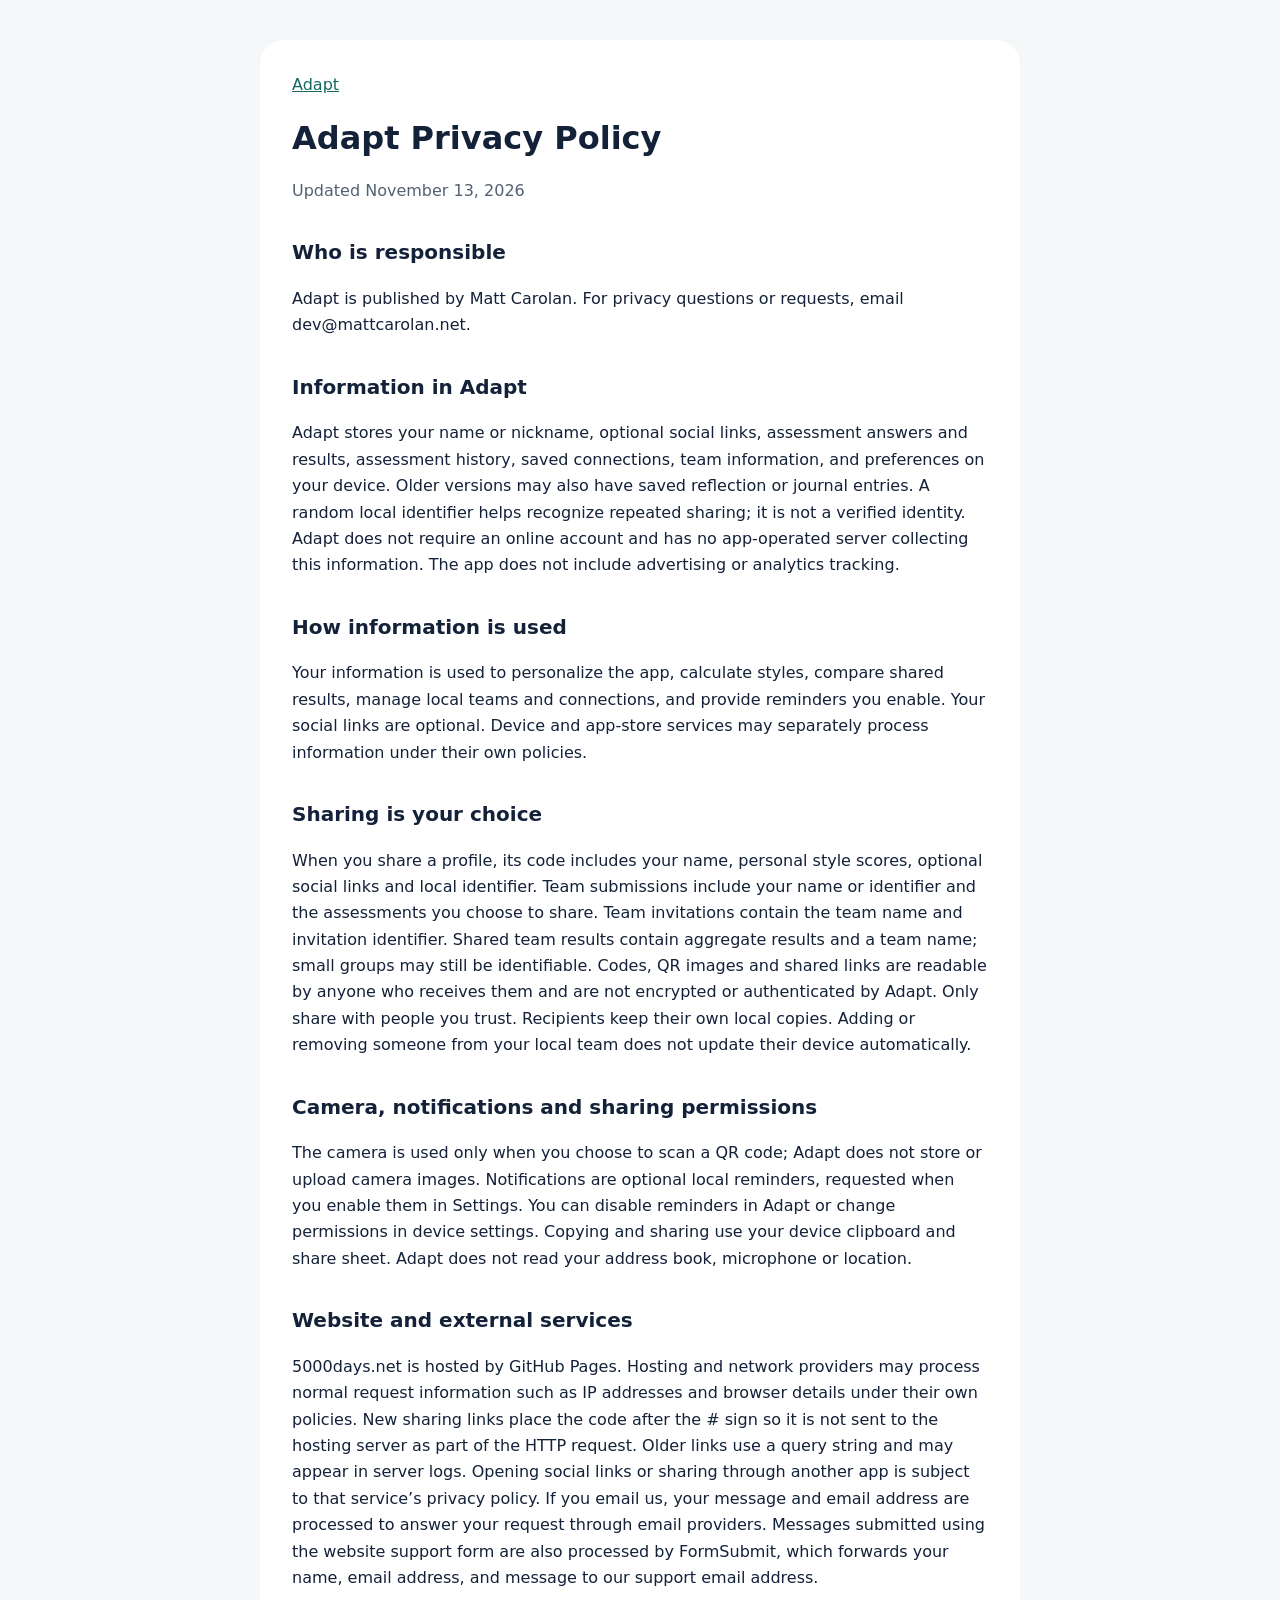
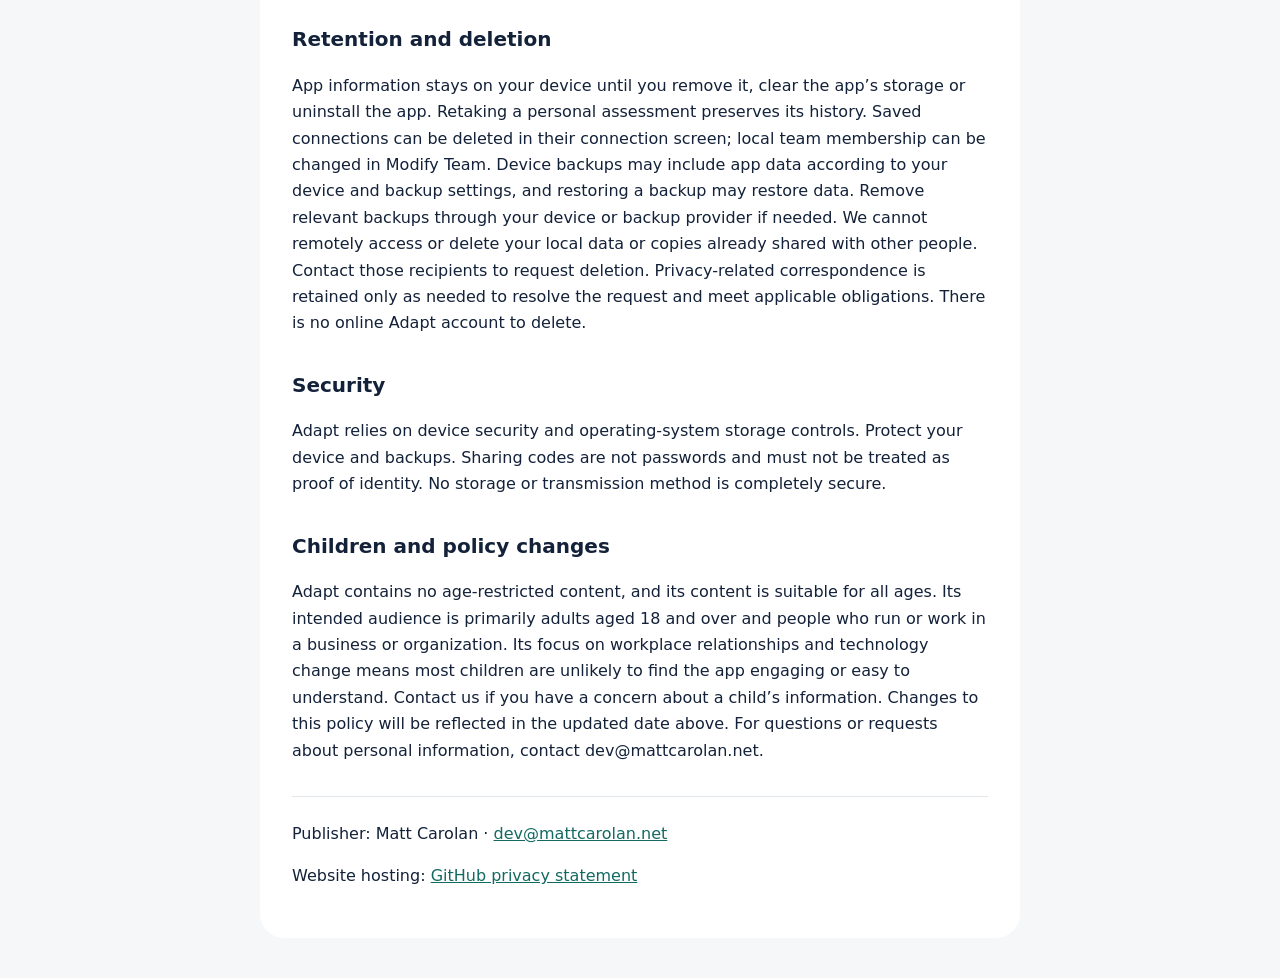
<file: adapt/privacy/index.html>
<!doctype html><html lang="en"><head><meta charset="utf-8"><meta name="viewport" content="width=device-width,initial-scale=1"><meta name="referrer" content="no-referrer"><meta name="robots" content="noindex"><title>Adapt Privacy Policy</title><style>*{box-sizing:border-box}body{margin:0;background:#f5f7f8;color:#132139;font:16px/1.65 system-ui,sans-serif}main{max-width:760px;margin:40px auto;padding:32px;background:white;border-radius:24px}h1{font-size:32px;line-height:1.15}h2{font-size:20px;margin-top:32px}a{color:#126a61}button,.button{display:inline-block;border:0;border-radius:12px;background:#153d39;color:white;padding:14px 20px;font:inherit;font-weight:650;text-decoration:none;cursor:pointer}textarea{width:100%;min-height:150px;padding:12px;font:14px monospace;border:1px solid #b7c6cb;border-radius:12px}small,.muted{color:#536173}footer{margin-top:32px;padding-top:24px;border-top:1px solid #e1e7eb}@media(max-width:600px){main{margin:0;padding:24px;border-radius:0;min-height:100vh}}</style></head><body><main><a href="/adapt/">Adapt</a><h1>Adapt Privacy Policy</h1><p class="muted">Updated November 13, 2026</p><section><h2>Who is responsible</h2><p>Adapt is published by Matt Carolan. For privacy questions or requests, email dev@mattcarolan.net.</p></section><section><h2>Information in Adapt</h2><p>Adapt stores your name or nickname, optional social links, assessment answers and results, assessment history, saved connections, team information, and preferences on your device. Older versions may also have saved reflection or journal entries. A random local identifier helps recognize repeated sharing; it is not a verified identity. Adapt does not require an online account and has no app-operated server collecting this information. The app does not include advertising or analytics tracking.</p></section><section><h2>How information is used</h2><p>Your information is used to personalize the app, calculate styles, compare shared results, manage local teams and connections, and provide reminders you enable. Your social links are optional. Device and app-store services may separately process information under their own policies.</p></section><section><h2>Sharing is your choice</h2><p>When you share a profile, its code includes your name, personal style scores, optional social links and local identifier. Team submissions include your name or identifier and the assessments you choose to share. Team invitations contain the team name and invitation identifier. Shared team results contain aggregate results and a team name; small groups may still be identifiable. Codes, QR images and shared links are readable by anyone who receives them and are not encrypted or authenticated by Adapt. Only share with people you trust. Recipients keep their own local copies. Adding or removing someone from your local team does not update their device automatically.</p></section><section><h2>Camera, notifications and sharing permissions</h2><p>The camera is used only when you choose to scan a QR code; Adapt does not store or upload camera images. Notifications are optional local reminders, requested when you enable them in Settings. You can disable reminders in Adapt or change permissions in device settings. Copying and sharing use your device clipboard and share sheet. Adapt does not read your address book, microphone or location.</p></section><section><h2>Website and external services</h2><p>5000days.net is hosted by GitHub Pages. Hosting and network providers may process normal request information such as IP addresses and browser details under their own policies. New sharing links place the code after the # sign so it is not sent to the hosting server as part of the HTTP request. Older links use a query string and may appear in server logs. Opening social links or sharing through another app is subject to that service’s privacy policy. If you email us, your message and email address are processed to answer your request through email providers. Messages submitted using the website support form are also processed by FormSubmit, which forwards your name, email address, and message to our support email address.</p></section><section><h2>Retention and deletion</h2><p>App information stays on your device until you remove it, clear the app’s storage or uninstall the app. Retaking a personal assessment preserves its history. Saved connections can be deleted in their connection screen; local team membership can be changed in Modify Team. Device backups may include app data according to your device and backup settings, and restoring a backup may restore data. Remove relevant backups through your device or backup provider if needed. We cannot remotely access or delete your local data or copies already shared with other people. Contact those recipients to request deletion. Privacy-related correspondence is retained only as needed to resolve the request and meet applicable obligations. There is no online Adapt account to delete.</p></section><section><h2>Security</h2><p>Adapt relies on device security and operating-system storage controls. Protect your device and backups. Sharing codes are not passwords and must not be treated as proof of identity. No storage or transmission method is completely secure.</p></section><section><h2>Children and policy changes</h2><p>Adapt contains no age-restricted content, and its content is suitable for all ages. Its intended audience is primarily adults aged 18 and over and people who run or work in a business or organization. Its focus on workplace relationships and technology change means most children are unlikely to find the app engaging or easy to understand. Contact us if you have a concern about a child’s information. Changes to this policy will be reflected in the updated date above. For questions or requests about personal information, contact dev@mattcarolan.net.</p></section><footer>Publisher: Matt Carolan · <a href="mailto:dev@mattcarolan.net">dev@mattcarolan.net</a><p>Website hosting: <a href="https://docs.github.com/en/site-policy/privacy-policies/github-general-privacy-statement" target="_blank" rel="noopener noreferrer">GitHub privacy statement</a></p></footer></main></body></html>
</file>
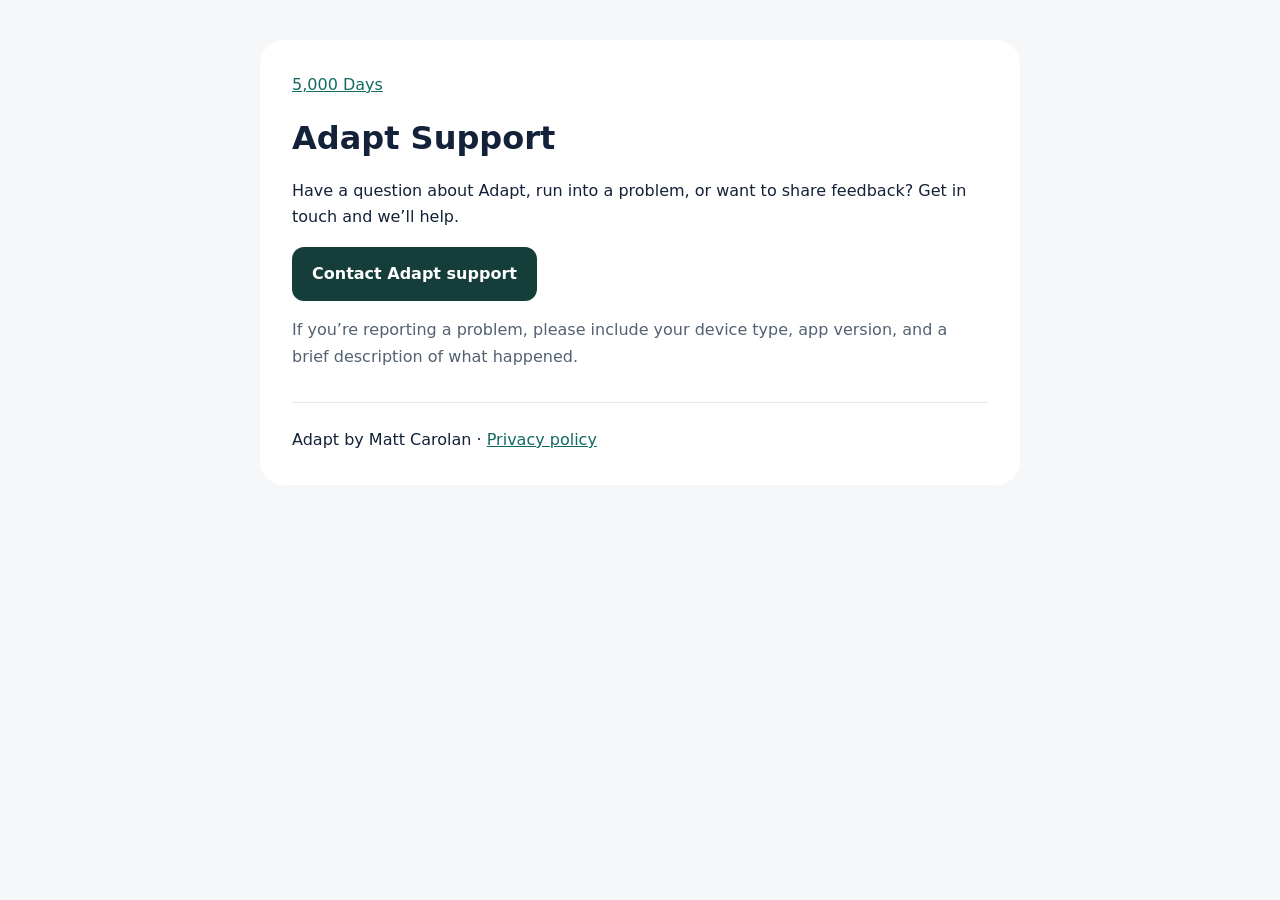
<file: adapt/support/index.html>
<!doctype html>
<html lang="en">
<head>
<meta charset="utf-8">
<meta name="viewport" content="width=device-width,initial-scale=1">
<meta name="referrer" content="no-referrer">
<title>Adapt Support</title>
<meta name="description" content="Get help with the Adapt app. Contact dev@mattcarolan.net with questions, problems or feedback.">
<style>*{box-sizing:border-box}body{margin:0;background:#f5f7f8;color:#132139;font:16px/1.65 system-ui,sans-serif}main{max-width:760px;margin:40px auto;padding:32px;background:white;border-radius:24px}h1{font-size:32px;line-height:1.15}h2{font-size:20px;margin-top:32px}a{color:#126a61}button,.button{display:inline-block;border:0;border-radius:12px;background:#153d39;color:white;padding:14px 20px;font:inherit;font-weight:650;text-decoration:none;cursor:pointer}textarea{width:100%;min-height:150px;padding:12px;font:14px monospace;border:1px solid #b7c6cb;border-radius:12px}small,.muted{color:#536173}footer{margin-top:32px;padding-top:24px;border-top:1px solid #e1e7eb}@media(max-width:600px){main{margin:0;padding:24px;border-radius:0;min-height:100vh}}</style>
<link rel="stylesheet" href="../../assets/support-form.css?v=1"><script src="../../assets/support-form.js?v=1" defer></script>
</head>
<body><main>
<a href="/">5,000 Days</a>
<h1>Adapt Support</h1>
<p>Have a question about Adapt, run into a problem, or want to share feedback? Get in touch and we’ll help.</p>
<p><button class="button" type="button" data-support-form>Contact Adapt support</button></p>
<p class="muted">If you’re reporting a problem, please include your device type, app version, and a brief description of what happened.</p>
<footer>Adapt by Matt Carolan · <a href="/adapt/privacy/">Privacy policy</a></footer>
</main></body>
</html>
</file>
<file: assets/support-form.css>
.support-dialog{width:min(560px,calc(100% - 28px));max-height:90dvh;box-sizing:border-box;padding:30px;border:1px solid #9c855b;border-radius:18px;background:#101c2b;color:#f5f1e8;font:16px/1.6 system-ui,sans-serif}.support-dialog::backdrop{background:#000a}.support-dialog h2{font:700 1.7rem/1.3 system-ui;margin:0 35px 10px 0;color:#ffe0a0}.support-dialog p{color:#ced7e4}.support-dialog label{display:block;margin:14px 0;font-weight:600}.support-dialog input,.support-dialog textarea{box-sizing:border-box;display:block;width:100%;padding:11px;margin-top:5px;border:1px solid #59677b;border-radius:7px;background:#07121e;color:white;font:inherit}.support-dialog textarea{resize:vertical}.support-dialog .support-hint{font-size:.8rem}.support-dialog .support-trap{display:none}.support-close{position:absolute;right:15px;top:12px;background:none;border:0;color:white;font-size:28px;cursor:pointer}.support-send{background:#f0c568;color:#16120b;border:0;border-radius:8px;padding:12px 20px;font:700 1rem system-ui;cursor:pointer}.support-send:disabled{opacity:.6}.support-dialog :focus-visible{outline:2px solid #f0c568;outline-offset:3px}.support-status{margin-bottom:0}
</file>
